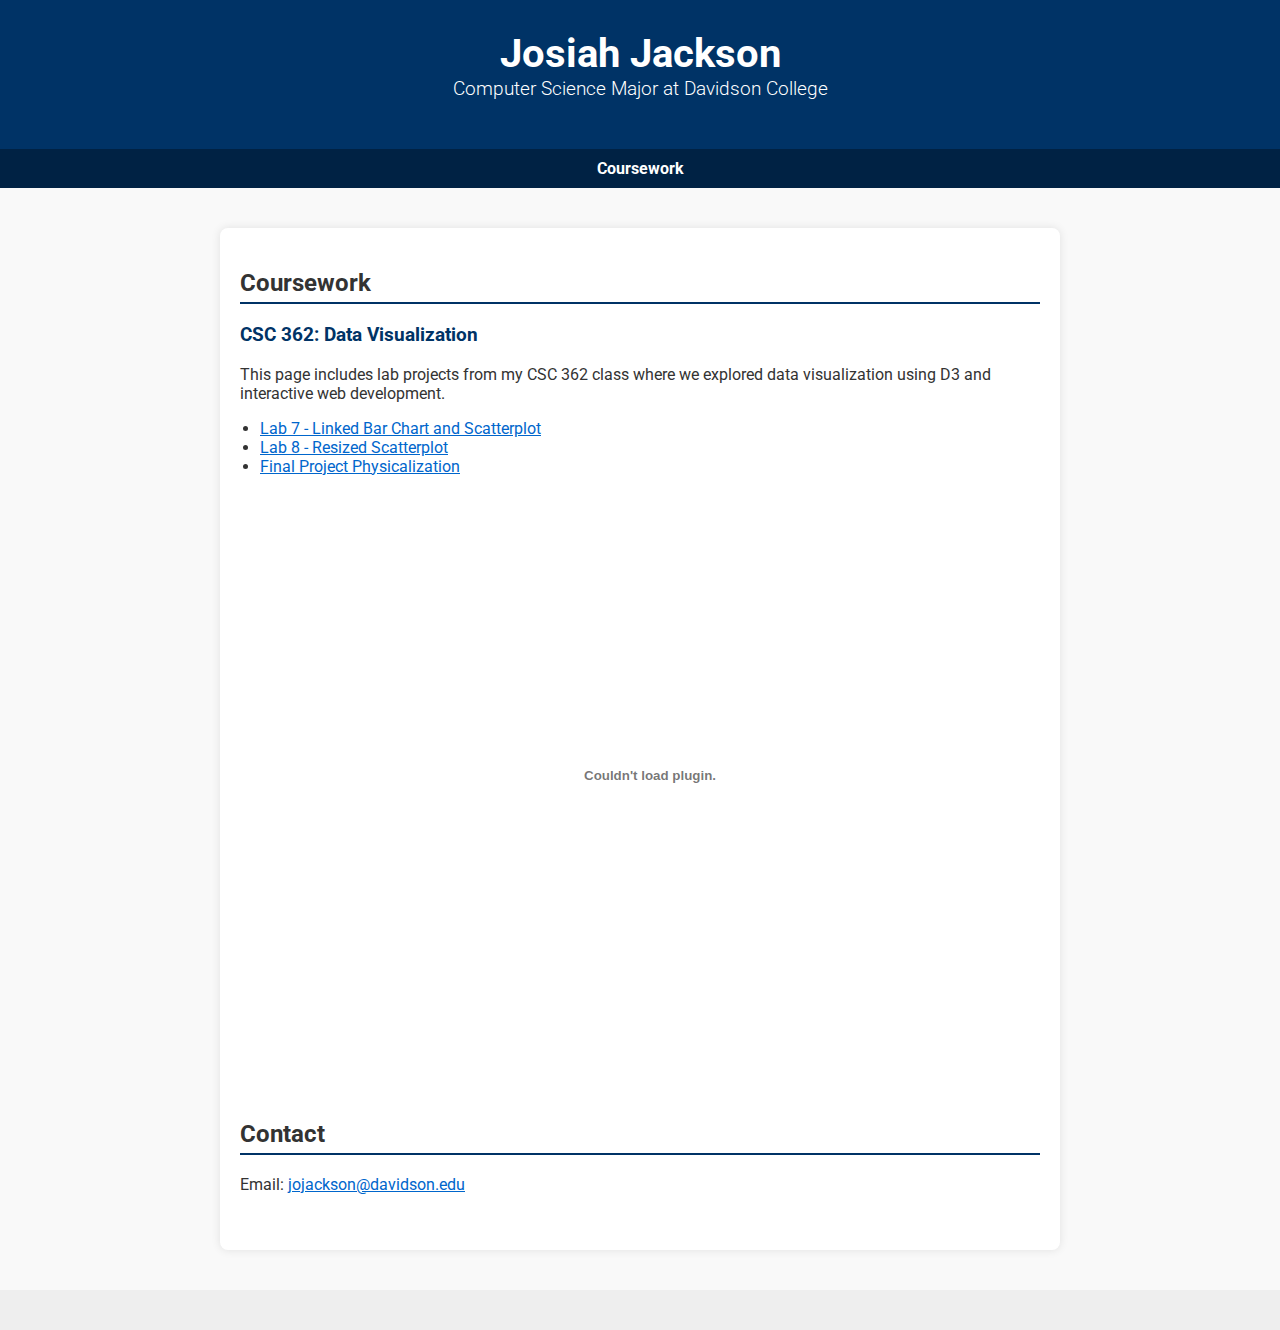
<file: index.html>
<!-- <!DOCTYPE html>
<html>
<body>
<h1>Coursework</h1>
  <h2>CSC 362 Data Visualization</h2>
<p>Josiah Jackson</p>
  <p>This webpage is for data visualizations</p>
  <p>Lab 7 - Linked Bar Chart and Scatterplot</p>
    <p>
      <a href="lab-7-multiple-views-jojojac/trails-skeleton/index.html" target="_blank"
        > Lab 7
      </a>
    </p>
</body>
</html>
 -->
<!DOCTYPE html>
<html lang="en">
<head>
  <meta charset="UTF-8" />
  <meta name="viewport" content="width=device-width, initial-scale=1.0"/>
  <title>Josiah Jackson</title>
  <link rel="preconnect" href="https://fonts.googleapis.com">
  <link rel="preconnect" href="https://fonts.gstatic.com" crossorigin>
  <link href="https://fonts.googleapis.com/css2?family=Roboto:wght@300;400;700&display=swap" rel="stylesheet">
  <style>
    body {
      font-family: 'Roboto', sans-serif;
      background-color: #f9f9f9;
      margin: 0;
      padding: 0;
      color: #333;
    }

    header {
      background-color: #003366;
      color: white;
      padding: 30px 20px;
      text-align: center;
    }

    header h1 {
      margin: 0;
      font-size: 2.5em;
    }

    header p {
      margin-top: 0px;
      font-weight: 300;
      font-size: 1.2em;
    }

    nav {
      background-color: #002244;
    }

    .nav-links {
      list-style: none;
      padding: 10px 0;
      margin: 0;
      display: flex;
      justify-content: center;
      gap: 30px;
    }

    .nav-links li {
      display: inline;
    }

    .nav-links a {
      color: white;
      font-weight: bold;
      text-decoration: none;
    }

    .nav-links a:hover {
      text-decoration: underline;
    }

    main {
      max-width: 800px;
      margin: 40px auto;
      padding: 1px 20px 40px;
      background: white;
      box-shadow: 0 0 10px rgba(0,0,0,0.1);
      border-radius: 8px;
    }

    h2 {
      border-bottom: 2px solid #003366;
      padding-bottom: 5px;
      margin-top: 40px;
    }

    h3 {
      color: #003366;
    }

    ul {
      padding-left: 20px;
    }

    a {
      color: #0066cc;
    }

    a:hover {
      text-decoration: underline;
    }

    footer {
      text-align: center;
      padding: 20px;
      font-size: 0.9em;
      background-color: #eee;
      color: #666;
    }
  </style>
</head>
<body>

  <header>
    <h1>Josiah Jackson</h1>
    <p>Computer Science Major at Davidson College</p>
  </header>

  <nav>
    <ul class="nav-links">
      <li><a href="#coursework">Coursework</a></li>
<!--       <li><a href="#resume">Resume</a></li>
      <li><a href="#contact">Contact</a></li> -->
    </ul>
  </nav>

  <main>
    <section id="coursework">
      <h2>Coursework</h2>
      <h3>CSC 362: Data Visualization</h3>
      <p>This page includes lab projects from my CSC 362 class where we explored data visualization using D3 and interactive web development.</p>
      <ul>
        <li><a href="lab-7-multiple-views-jojojac/trails-skeleton/index.html" target="_blank">Lab 7 - Linked Bar Chart and Scatterplot</a></li>
         <li><a href="lab-8-advanced-topics-jojojac/responsive/index.html" target="_blank">Lab 8 - Resized Scatterplot</a></li>
        <li><a href="https://drive.google.com/file/d/1vIrYb4gXwdo1hKsKCo7zxt1_zdE8NsCB/view?usp=sharing">Final Project Physicalization</a></li>
        <embed src="Larry Bird Vs.pdf" type="application/pdf" width="100%" height="600px" />
      </ul>
    </section>

<!--     <section id="resume">
      <h2>Resume</h2>
      <p><a href="resume.pdf" target="_blank">View My Resume (PDF)</a></p>
    </section>
 -->
    <section id="contact">
      <h2>Contact</h2>
      <p>Email: <a href="mailto:jojackson@davidson.edu">jojackson@davidson.edu</a></p>
<!--       <p>LinkedIn: <a href="https://linkedin.com/in/samantha-taylormoore-785260289" target="_blank">linkedin.com/in/samantha-taylormoore-785260289</a></p> -->
    </section>
  </main>

  <footer>
  </footer>

</body>
</html>
</file>
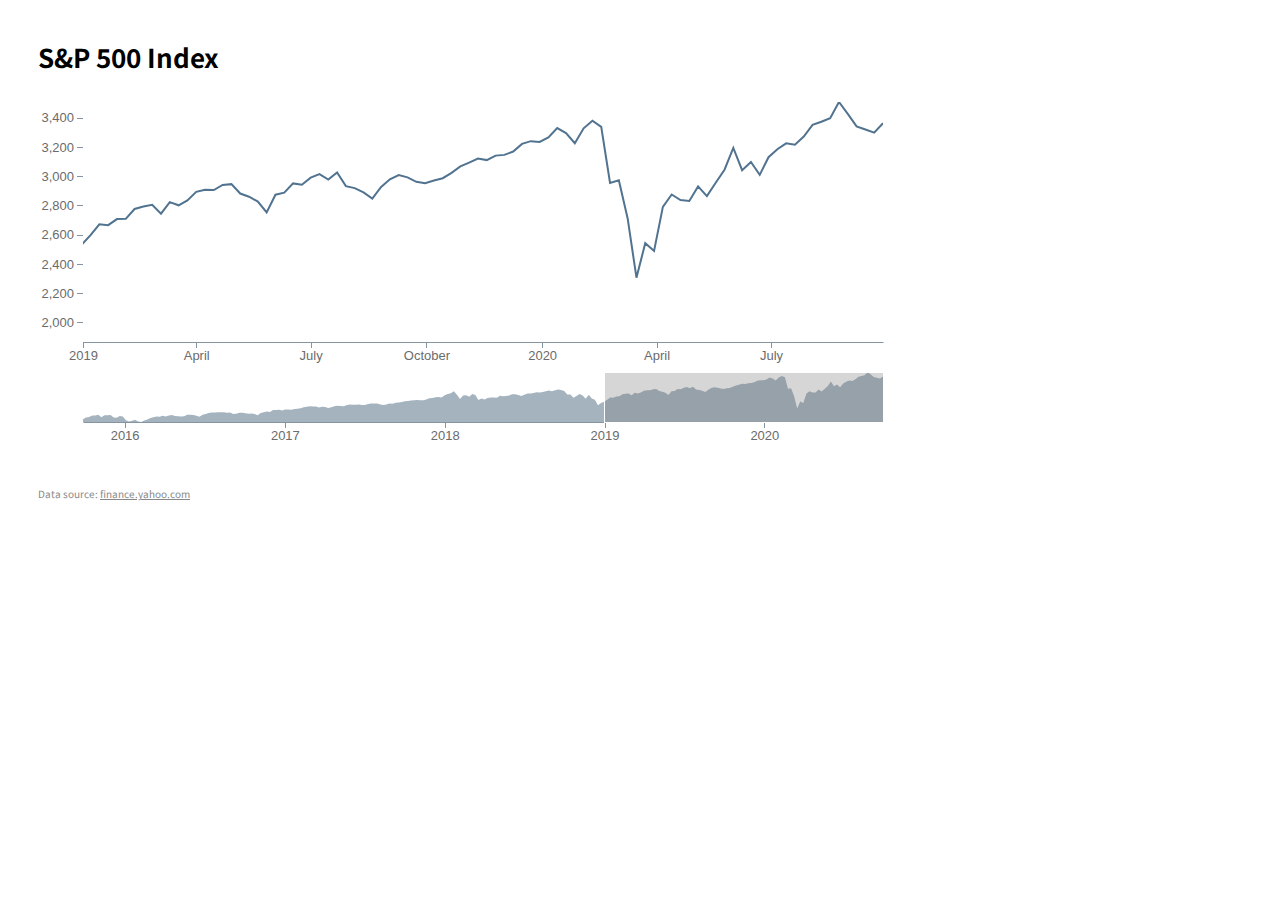
<file: lab-7-multiple-views-jojojac/stock-skeleton/index.html>
<!DOCTYPE html>
<html>
<head>
    <title>D3 Brushing & Linking</title>
    <link rel="stylesheet" href="css/style.css">
    <link href="https://fonts.googleapis.com/css2?family=Noto+Sans+JP:wght@500;700&display=swap" rel="stylesheet">
</head>
<body> 
    <h1>S&P 500 Index</h1>

    <svg id="chart"></svg>

    <div class="source">
        Data source: <a href="https://finance.yahoo.com">finance.yahoo.com</a>
    </div>
    
    <script src="js/d3.v6.min.js"></script>
    <script src="js/focusContextVis.js"></script>
    <script src="js/main.js"></script>
</body>
</html>
</file>
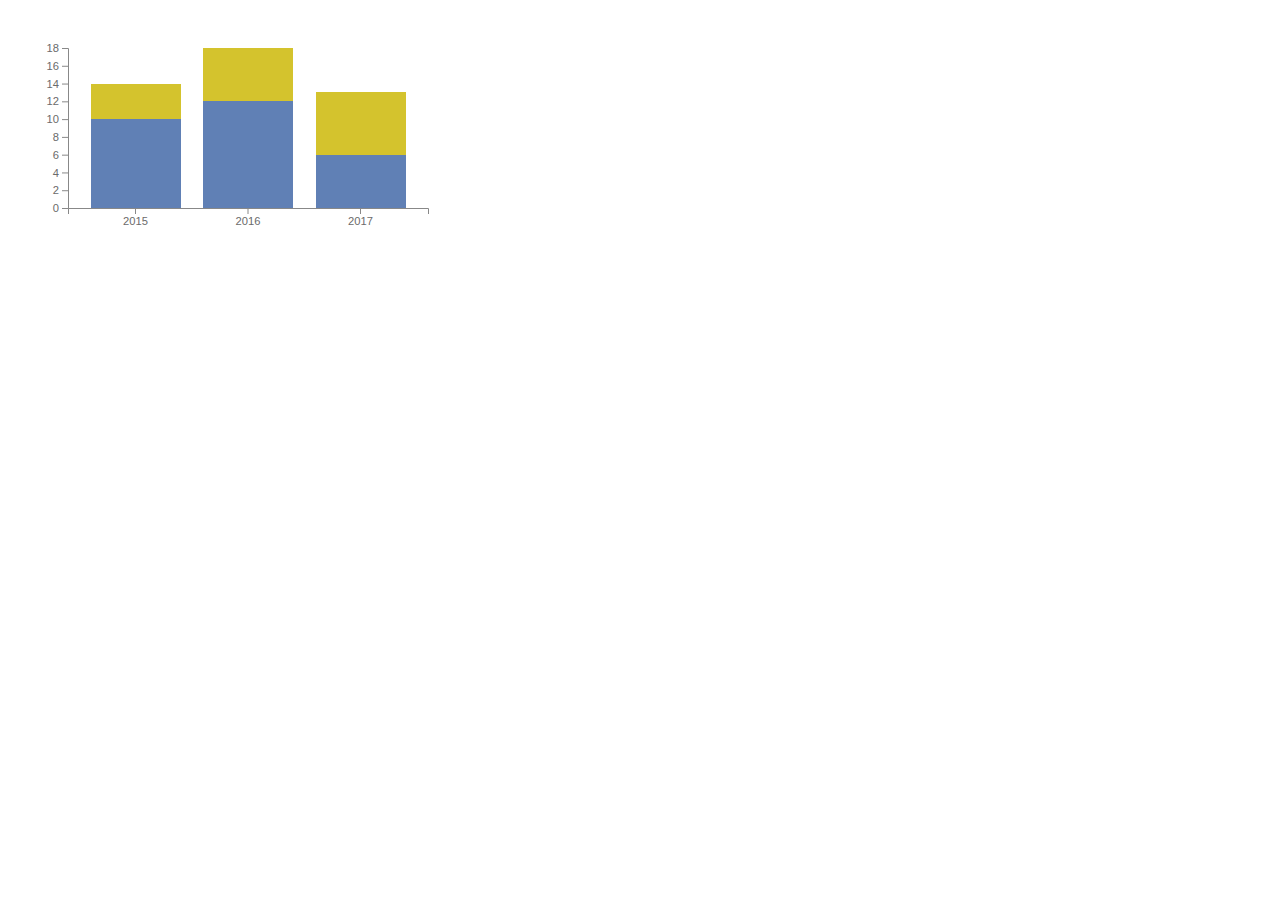
<file: lab-7-multiple-views-jojojac/stream-stacks/index.html>
<!DOCTYPE html>
<html>
<head>
    <title>D3 Stacked Bar Chart</title>
    <meta charset="utf-8">
    <link rel="icon" href="data:;base64,iVBORwOKGO=" />
    <link rel="stylesheet" href="css/style.css">
    <link href="https://fonts.googleapis.com/css2?family=Noto+Sans+JP:wght@400;700&display=swap" rel="stylesheet">
</head>
<body>
    
    <svg id="chart"></svg>
    
    <script src="js/d3.v6.min.js"></script>
    <script src="js/stackedBarChart.js"></script>
    <script src="js/main.js"></script>
</body>
</html>
</file>
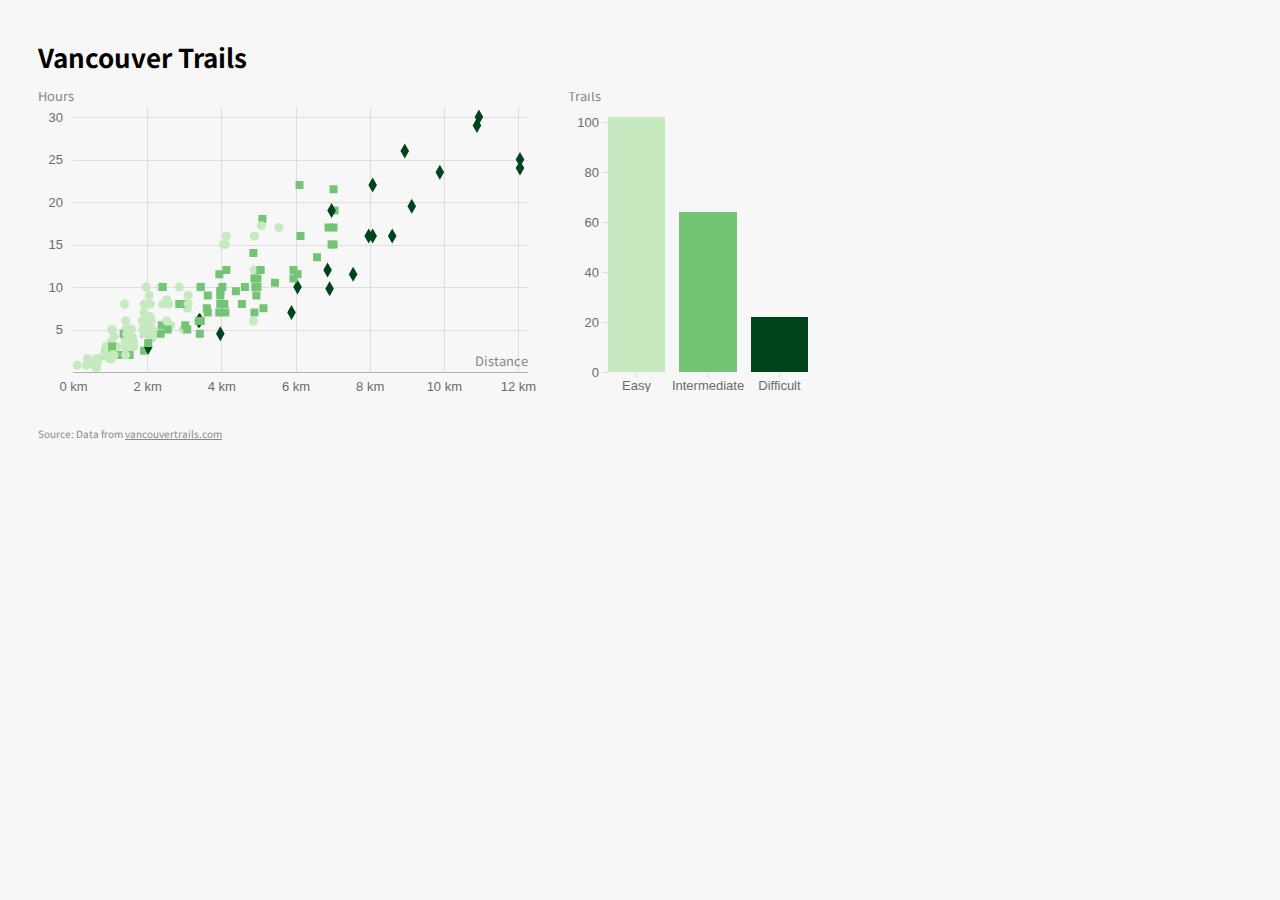
<file: lab-7-multiple-views-jojojac/trails-skeleton/index.html>
<!DOCTYPE html>
<html>
<head>
    <title>D3 Linked Charts - Basic</title>
    <link rel="stylesheet" href="css/style.css">
    <link href="https://fonts.googleapis.com/css2?family=Noto+Sans+JP:wght@500;700&display=swap" rel="stylesheet">
</head>
<body> 
    <h1>Vancouver Trails</h1>
    <!-- The wrapper div, called "container", has the display "flex" in the CSS
    to help position both divs close to each other on the page.-->
    <div class="container">

        <!-- We have two divs, one for each SVG.The class for the scatterplot div
        helps with left/right positioning-->
        <div class="margin-right"><svg id="scatterplot"></svg></div>
        <div><svg id="barchart"></svg></div>

    </div>

    <div class="source">
        Source: Data from <a href="https://vancouvertrails.com/trails/">vancouvertrails.com</a>
    </div>

    <!-- Similar tooltip code that we have used previously -->
    <div id="tooltip"></div>
    
    <!-- Order matters: we first import D3, then we use it in 
    scatterplot and barchart. We use our Scatterplot and Barchart
    objects in our main.js, so it should be last. -->
    <script src="js/d3.v6.min.js"></script>
    <script src="js/scatterplot.js"></script>
    <script src="js/barchart.js"></script>
    <script src="js/main.js"></script>
</body>
</html>
</file>
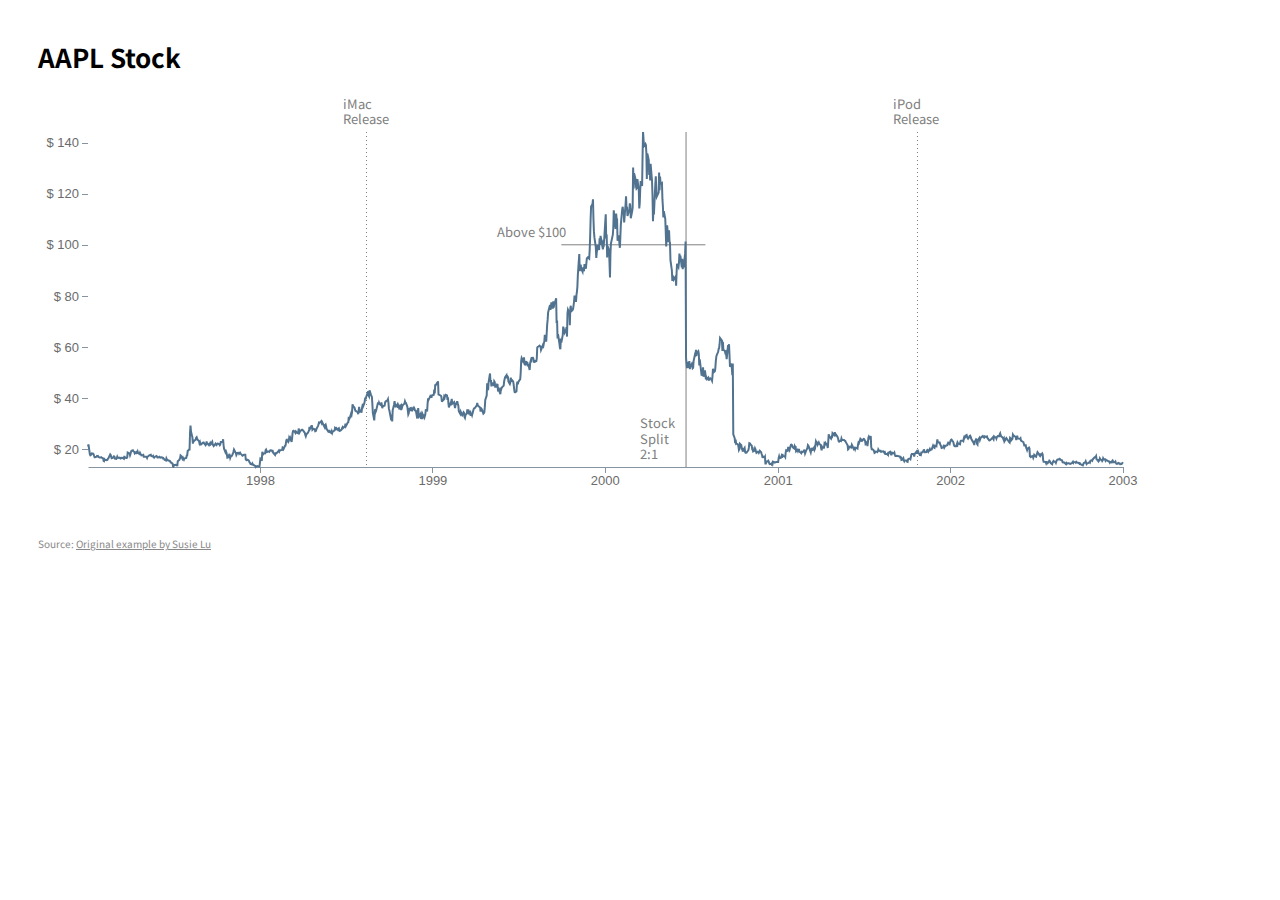
<file: lab-8-advanced-topics-jojojac/annotations/index.html>
<!DOCTYPE html>
<html>
<head>
    <title>D3 Annotated Line Chart</title>
    <link rel="icon" href="data:;base64,iVBORwOKGO=" />
    <link rel="stylesheet" href="css/style.css">
    <link href="https://fonts.googleapis.com/css2?family=Noto+Sans+JP:wght@500;700&display=swap" rel="stylesheet">
</head>
<body> 
    <h1>AAPL Stock</h1>

    <svg id="chart"></svg>

    <div class="source">
        Source: <a href="https://bl.ocks.org/susielu/23dc3082669ee026c552b85081d90976">Original example by Susie Lu</a>
    </div>
    
    <script src="../js/d3.v6.min.js"></script>
    <script src="js/d3-annotation.min.js"></script>
    <script src="js/linechart.js"></script>
    <script src="js/main.js"></script>
</body>
</html>
</file>
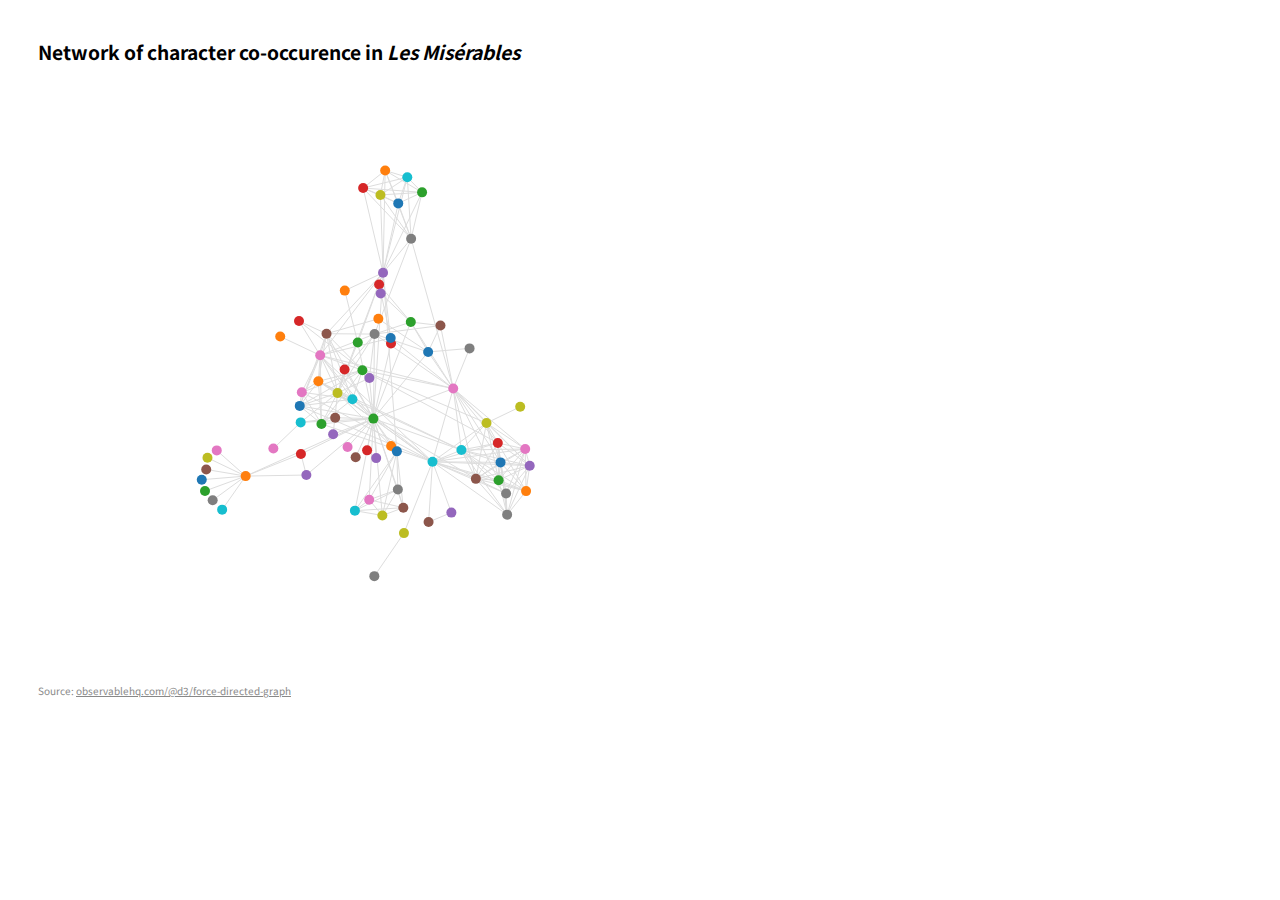
<file: lab-8-advanced-topics-jojojac/graphs/index.html>
<!DOCTYPE html>
<html lang="en">
<head>
    <meta charset="UTF-8">
    <meta name="viewport" content="width=device-width, initial-scale=1.0">
    <title>Graphs and Trees</title>
    <link rel="stylesheet" href="css/style.css">
    <meta charset="UTF-8">
    <link href="https://fonts.googleapis.com/css2?family=Noto+Sans+JP:wght@500;700&display=swap" rel="stylesheet">

</head>
<body>
    <h1>Network of character co-occurence in <i>Les Misérables</i></h1>

    <div id="force-directed-graph"></div>
    <div id="name"></div>
    <div class="source">
        Source: <a href="https://observablehq.com/@d3/force-directed-graph">observablehq.com/@d3/force-directed-graph</a>
    </div>

    <script src="../js/d3.v6.min.js"></script>
    <script src="js/forceDirectedGraph.js"></script>
    <script src="js/main.js"></script>
</body>
</html>
</file>
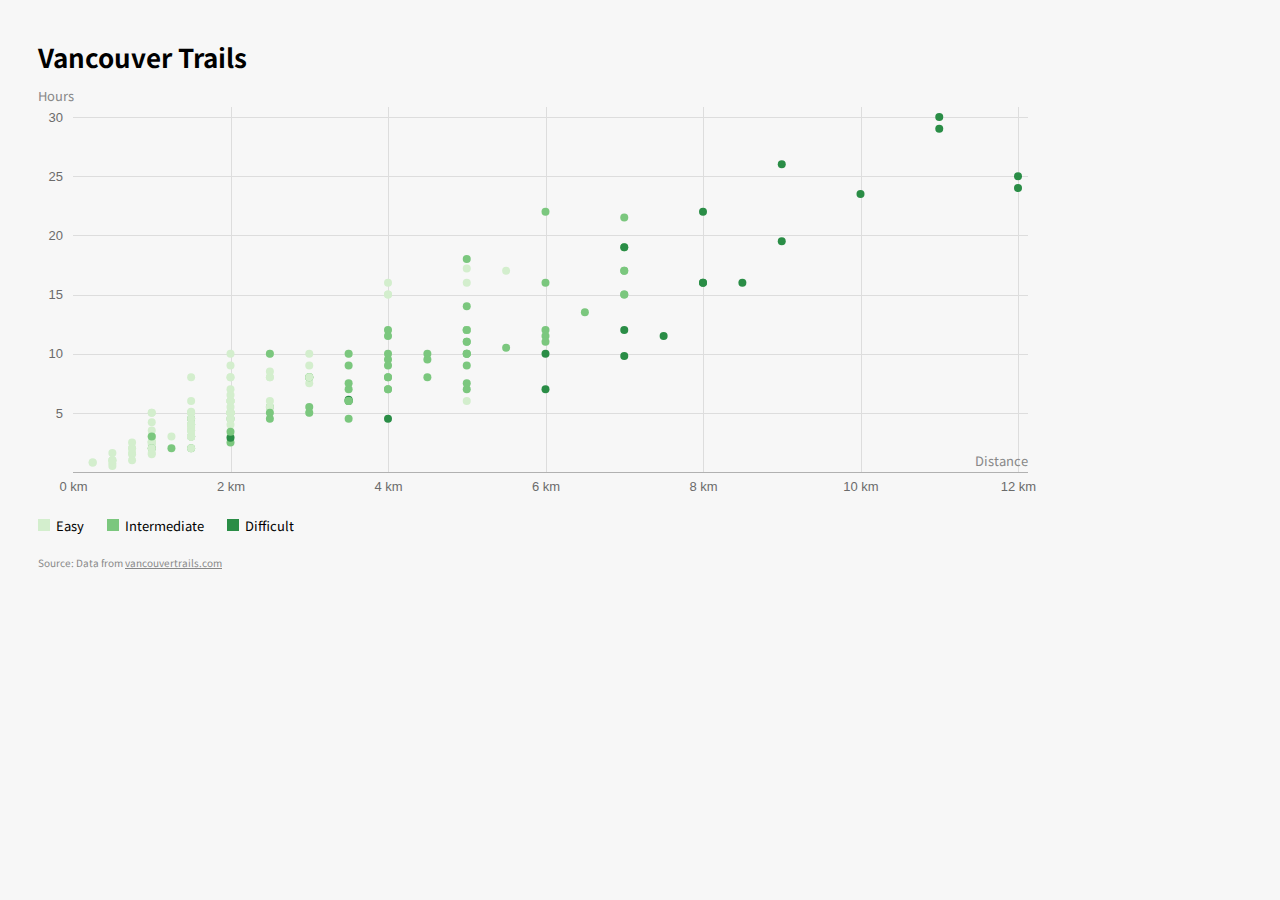
<file: lab-8-advanced-topics-jojojac/responsive/index.html>
<!DOCTYPE html>
<html>
<head>
    <title>D3 Responsive Scatter Plot</title>
    <link rel="icon" href="data:;base64,iVBORwOKGO=" />
    <link rel="stylesheet" href="css/style.css">
    <link href="https://fonts.googleapis.com/css2?family=Noto+Sans+JP:wght@500;700&display=swap" rel="stylesheet">
</head>
<body> 
    <h1>Vancouver Trails</h1>
    
    <div id="scatterplot"></div>

    <ul class="legend">
        <li class="legend-btn" data-difficulty="Easy"><span class="legend-symbol"></span> Easy</li>
        <li class="legend-btn" data-difficulty="Intermediate"><span class="legend-symbol"></span> Intermediate</li>
        <li class="legend-btn" data-difficulty="Difficult"><span class="legend-symbol"></span> Difficult</li>
    </ul>

    <div class="source">
        Source: Data from <a href="https://vancouvertrails.com/trails/">vancouvertrails.com</a>
    </div>

    <div id="tooltip"></div>
    
    <script src="../js/d3.v6.min.js"></script>
    <script src="js/scatterplot.js"></script>
    <script src="js/main.js"></script>
</body>
</html>
</file>
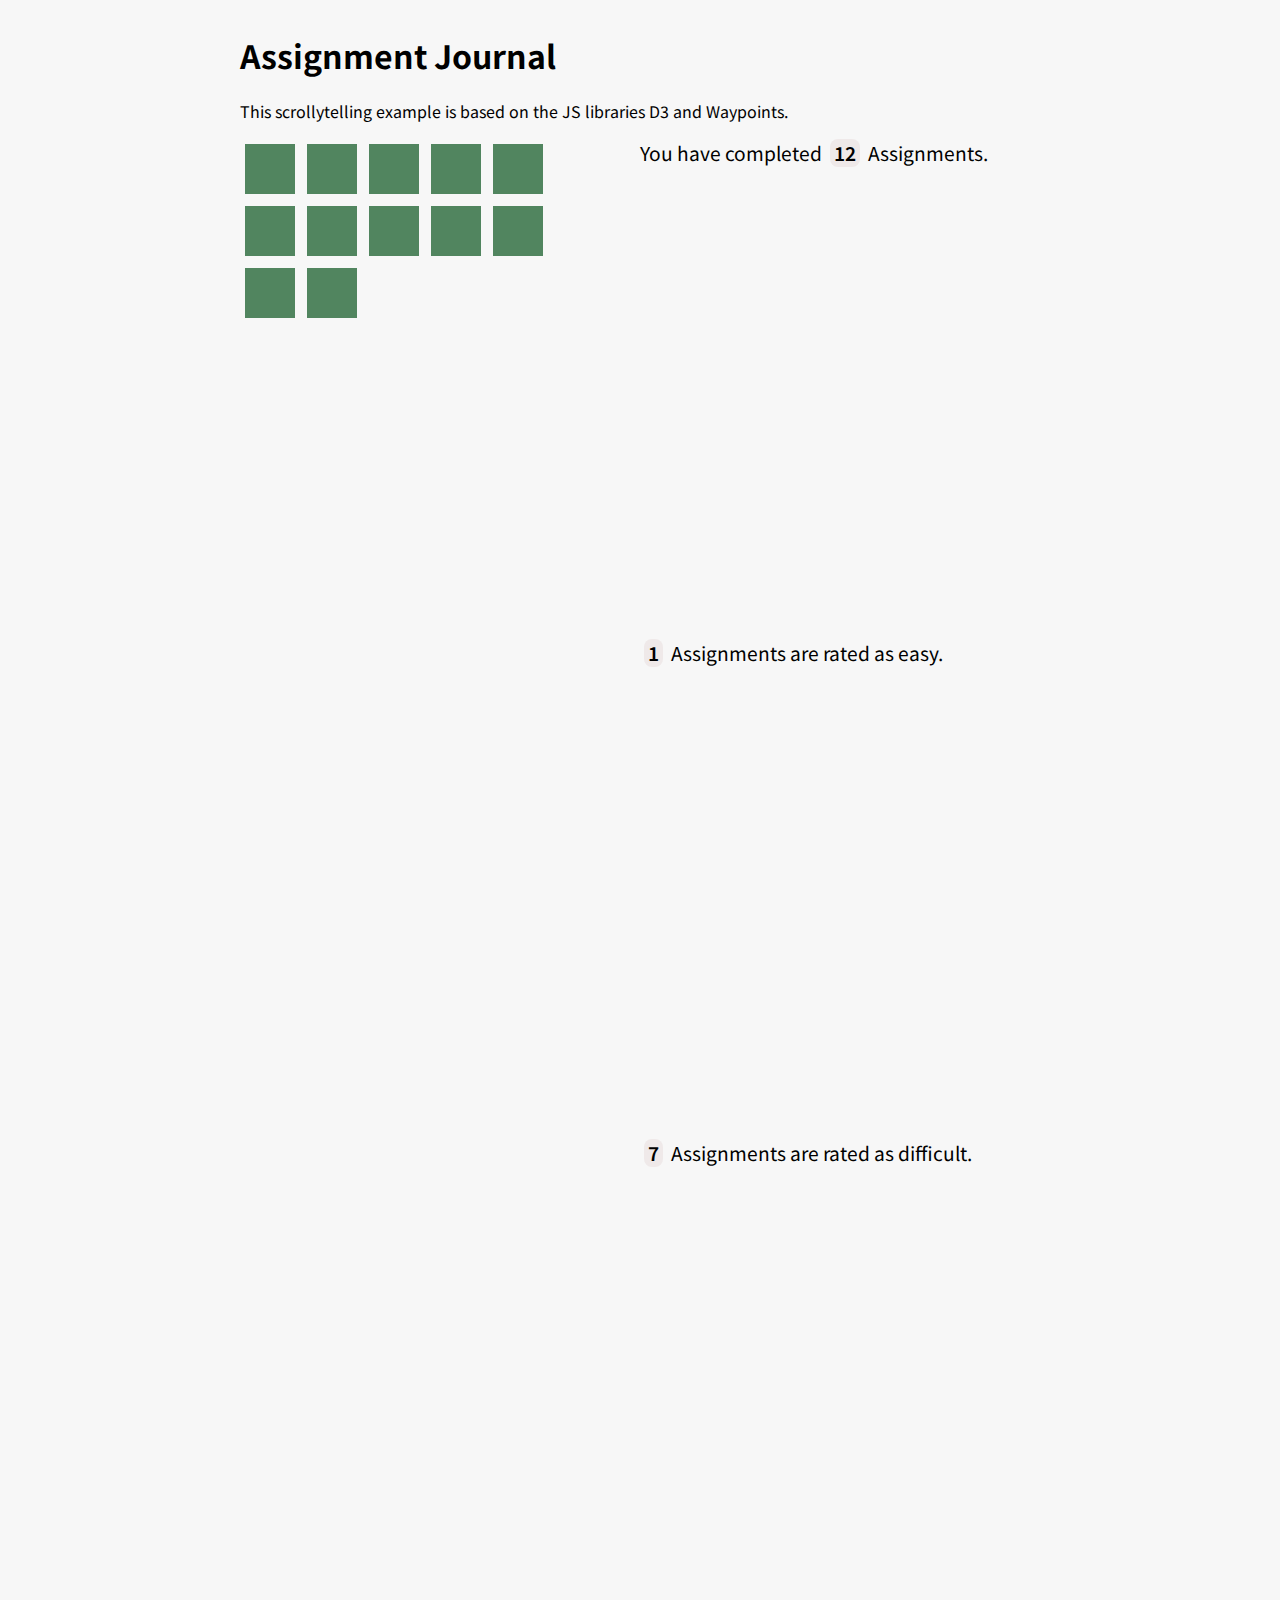
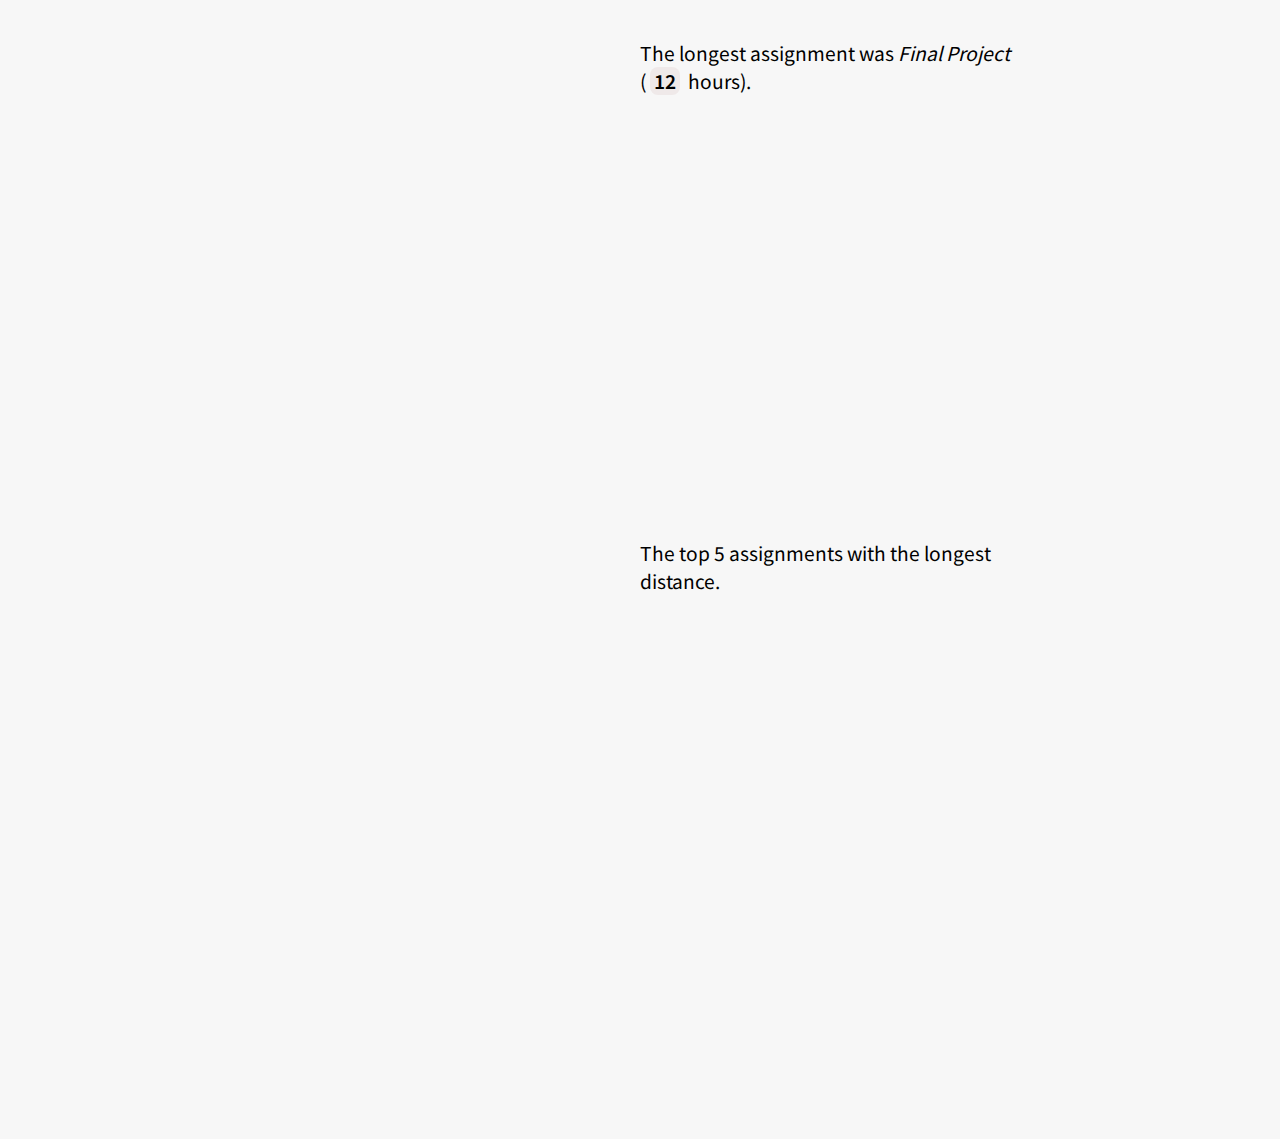
<file: lab-8-advanced-topics-jojojac/scrollytelling/index.html>
<!DOCTYPE html>
<html>
<head>
    <title>Scrollytelling using D3 and Waypoints</title>
    <link rel="icon" href="data:;base64,iVBORwOKGO=" />
    <link rel="stylesheet" href="css/style.css">
    <link href="https://fonts.googleapis.com/css2?family=Noto+Sans+JP:wght@400;500;700&display=swap" rel="stylesheet">
</head>
<body> 
    <div class="page">
        <h1>Assignment Journal</h1>

        <p>This scrollytelling example is based on the JS libraries D3 and Waypoints.</p>

        <div class="container">
            <div id="vis"></div>
            <div id="prose">
                <div class="step" id="step0">You have completed <span class="count" id="assignments-count"></span> Assignments.</div>
                <div class="step" id="step1"><span class="count" id="easy-assignments-count"></span> Assignments are rated as easy.</div>
                <div class="step" id="step2"><span class="count" id="difficult-assignments-count"></span> Assignments are rated as difficult.</div>
                <div class="step" id="step3">The longest assignment was <i><span id="max-duration-assignment"></span></i><br>(<span class="count" id="max-duration"></span> hours).</div>
                <div class="step" id="step4">The top 5 assignments with the longest distance.</div>
            </div>
        </div>
    </div>


    <script src="../js/d3.v6.min.js"></script>
    <script src="js/noframework.waypoints.min.js"></script>
    <script src="js/scrollerVis.js"></script>
    <script src="js/main.js"></script>
</body>
</html>
</file>
<file: lab-7-multiple-views-jojojac/stock-skeleton/css/style.css>
body {
    font-family: 'Noto Sans JP', sans-serif;
    font-size: 13px;
    padding: 30px;
  }
  
  h1 {
    margin-top: 0;
  }
  
  #start-year-input {
    width: 60px;
  }
  
  .source {
    margin-top: 40px;
    font-size: 10px;
    color: #888;
  }
  .source a {
    color: #888;
  }
  
  /* Tooltip */
  .tooltip circle {
    fill: none;
    stroke: #78bd39;
  }
  .tooltip text {
    fill: #78bd39;
  }
  
  
  /* Axes */
  .axis line {
    fill: none;
    stroke: #8693a0;
    shape-rendering: crispEdges;
  }
  .axis text {
    font-size: 13px;
    fill: #6b6b6b;
  }
  .axis-title {
    font-size: 13px;
    fill: #888;
  }
  .x-axis .domain {
    stroke: #8693a0;
  }
  .y-axis .domain {
    display: none;
  }
  
  .chart-area {
    fill: #a5b3bf;
  }
  .chart-line {
    fill: none;
    stroke: #517390;
    stroke-width: 2px;
    clip-path: url(#clip);
  }
</file>
<file: lab-7-multiple-views-jojojac/stream-stacks/css/style.css>
body {
    font-family: 'Noto Sans JP', sans-serif;
    font-size: 13px;
    padding: 30px;
  }
  
  .axis text {
    font-size: .7rem;
    fill: #6b6b6b;
  }
  
  .domain, .axis .tick line {
    stroke: #888;
  }
  
  
  rect {
    shape-rendering: crispEdges;
  }
  
  .cat-milk rect {
    fill: #6080b5;
  }
  .cat-water rect {
    fill: #d4c32d;
  }
  
  
  /* Axes 
  .axis line {
    fill: none;
    stroke: #cac8c8;
    shape-rendering: crispEdges;
    stroke-dasharray: 3 2;
    stroke-width: 0.5;
  }
  .axis text {
    font-size: .7rem;
    fill: #6b6b6b;
  }
  .axis-label {
    font-size: .75rem;
    fill: #333;
  }
  .y-axis .domain, .x-axis .domain {
    display: none;
  }
  .y-axis .tick:first-child line {
    display: none !important;
  }
  */
</file>
<file: lab-7-multiple-views-jojojac/trails-skeleton/css/style.css>
body {
    font-family: 'Noto Sans JP', sans-serif;
    font-size: 13px;
    padding: 30px;
    background: #f7f7f7;
  }
  
  .container {
    display: flex;
  }
  
  .margin-right {
    margin-right: 30px;
  }
  
  h1 {
    margin-top: 0;
  }
  
  .source {
    margin-top: 30px;
    font-size: 10px;
    color: #888;
  }
  .source a {
    color: #888;
  }
  
  /* Marks */
  .point:hover {
    stroke: #333;
  }
  .bar {
    shape-rendering: crispEdges;
  }
  .bar:hover {
    stroke: #777;
  }
  .bar.active {
    stroke: #333;
  }
  
  
  /* Axes */
  .axis line {
    fill: none;
    stroke: #ddd;
    shape-rendering: crispEdges;
  }
  .axis text {
    font-size: 13px;
    fill: #6b6b6b;
  }
  .axis-title {
    font-size: 13px;
    fill: #888;
  }
  .y-axis .tick:first-child line {
    stroke: #b1b1b1;
  }
  .y-axis .tick:first-child text {
    display: none;
  }
  .x-axis .tick:first-child line {
    display: none;
  }
  .axis path {
    display: none;
  }
  
  
  /* Tooltip */
  #tooltip {
    position: absolute;
    display: none;
    background: #fff;
    box-shadow: 3px 3px 3px 0px rgb(92 92 92 / 0.5);
    border: 1px solid #ddd;
    font-size: 12px;
    font-weight: 500;
    padding: 8px;
    min-width: 160px;
    color: #333;
  }
  .tooltip-title {
    color: #000;
    font-size: 14px;
    font-weight: 600;
  }
  #tooltip ul {
    margin: 5px 0 0 0;
    padding-left: 20px;
  }
</file>
<file: lab-8-advanced-topics-jojojac/annotations/css/style.css>
body {
    font-family: 'Noto Sans JP', sans-serif;
    font-size: 13px;
    padding: 30px;
  }
  
  h1 {
    margin-top: 0;
  }
  
  
  .source {
    margin-top: 40px;
    font-size: 10px;
    color: #888;
  }
  .source a {
    color: #888;
  }
  
  
  /* Axes */
  .axis line {
    fill: none;
    stroke: #8693a0;
    shape-rendering: crispEdges;
  }
  .axis text {
    font-size: 13px;
    fill: #6b6b6b;
  }
  .axis-title {
    font-size: 13px;
    fill: #888;
  }
  .x-axis .domain {
    stroke: #8693a0;
  }
  .y-axis .domain {
    display: none;
  }
  
  .chart-line {
    fill: none;
    stroke: #517390;
    stroke-width: 2px;
  }
  
  /* Annotations */
  .annotation.anomaly path {
    stroke: #b30f0f;
    stroke-width: 2px;
  }
  .annotation.anomaly text {
    fill: #b30f0f;
  }
  .annotation.dashed .subject {
    shape-rendering: crispEdges;
    stroke-dasharray: 1,3;
  }
</file>
<file: lab-8-advanced-topics-jojojac/graphs/css/style.css>
body {
    font-family: 'Noto Sans JP', sans-serif;
    font-size: 13px;
    padding: 30px;
  }
  
  h1 {
    margin-top: 0;
    font-size: 1.2rem;
  }
  
  .source {
    font-size: 10px;
    color: #888;
  }
  .source a {
    color: #888;
  }
  
  line {
    stroke: #ddd;
  }
</file>
<file: lab-8-advanced-topics-jojojac/responsive/css/style.css>
body {
    font-family: 'Noto Sans JP', sans-serif;
    font-size: 13px;
    padding: 30px;
    background: #f7f7f7;
  }
  
  h1 {
    margin-top: 0;
  }
  

  
  .source {
    font-size: 10px;
    color: #888;
  }
  .source a {
    color: #888;
  }
  
  /* Marks */
  .point:hover {
    stroke: #333;
  }
  
  /* Axes */
  .axis line {
    fill: none;
    stroke: #ddd;
    shape-rendering: crispEdges;
  }
  .axis text {
    font-size: 13px;
    fill: #6b6b6b;
  }
  .axis-title {
    font-size: 13px;
    fill: #888;
  }
  .y-axis .tick:first-child line {
    stroke: #b1b1b1;
  }
  .y-axis .tick:first-child text {
    display: none;
  }
  .x-axis .tick:first-child line {
    display: none;
  }
  .axis path {
    display: none;
  }
  
  /* Legend */
  .legend {
    margin: 20px 0;
    list-style: none;
    padding: 0;
  }
  .legend-btn {
    display: inline-block;
    margin: 0 20px 0 0;
    cursor: pointer;
    transition: all ease-in-out 200ms;
  }
  .legend-btn:hover.legend-btn.inactive:hover  {
    opacity: 0.7;
  }
  .legend-btn.inactive {
    opacity: 0.5;
  }
  .legend-symbol {
    width: 12px;
    height: 12px;
    margin-right: 3px;
    display: inline-block;
  }
  .legend-btn[data-difficulty="Easy"] .legend-symbol {
    background: #d3eecd;
  }
  .legend-btn[data-difficulty="Intermediate"] .legend-symbol {
    background: #7bc77e;
  }
  .legend-btn[data-difficulty="Difficult"] .legend-symbol {
    background: #2a8d46;
  }
  
  /* Tooltip */
  #tooltip {
    position: absolute;
    display: none;
    background: #fff;
    box-shadow: 3px 3px 3px 0px rgb(92 92 92 / 0.5);
    border: 1px solid #ddd;
    font-size: 12px;
    font-weight: 500;
    padding: 8px;
    min-width: 160px;
    color: #333;
  }
  .tooltip-title {
    color: #000;
    font-size: 14px;
    font-weight: 600;
  }
  #tooltip ul {
    margin: 5px 0 0 0;
    padding-left: 20px;
  }
  #scatterplot {
    max-width: 1000px;
  }
</file>
<file: lab-8-advanced-topics-jojojac/scrollytelling/css/style.css>
body {
  font-family: 'Noto Sans JP', sans-serif;
  font-size: 16px;
  font-weight: 400;
  background: #f7f7f7;
}

.page {
  margin: 2rem auto;
  max-width: 50rem;
}

.container {
  position: relative;
  margin-bottom: 100px;
}

#vis {
  position: fixed;
  width: 400px;
}

#prose {
  margin-left: 400px;
}
#prose .step {
  height: 500px;
}

.count {
  padding: 0px 4px;
  background: #efe9e9;
  font-weight: 600;
  border-radius: 8px;
  margin: 0 4px;
}

.step {
  font-size: 1.2rem;
}

.chart-label {
  font-size: .7rem;
}
</file>
